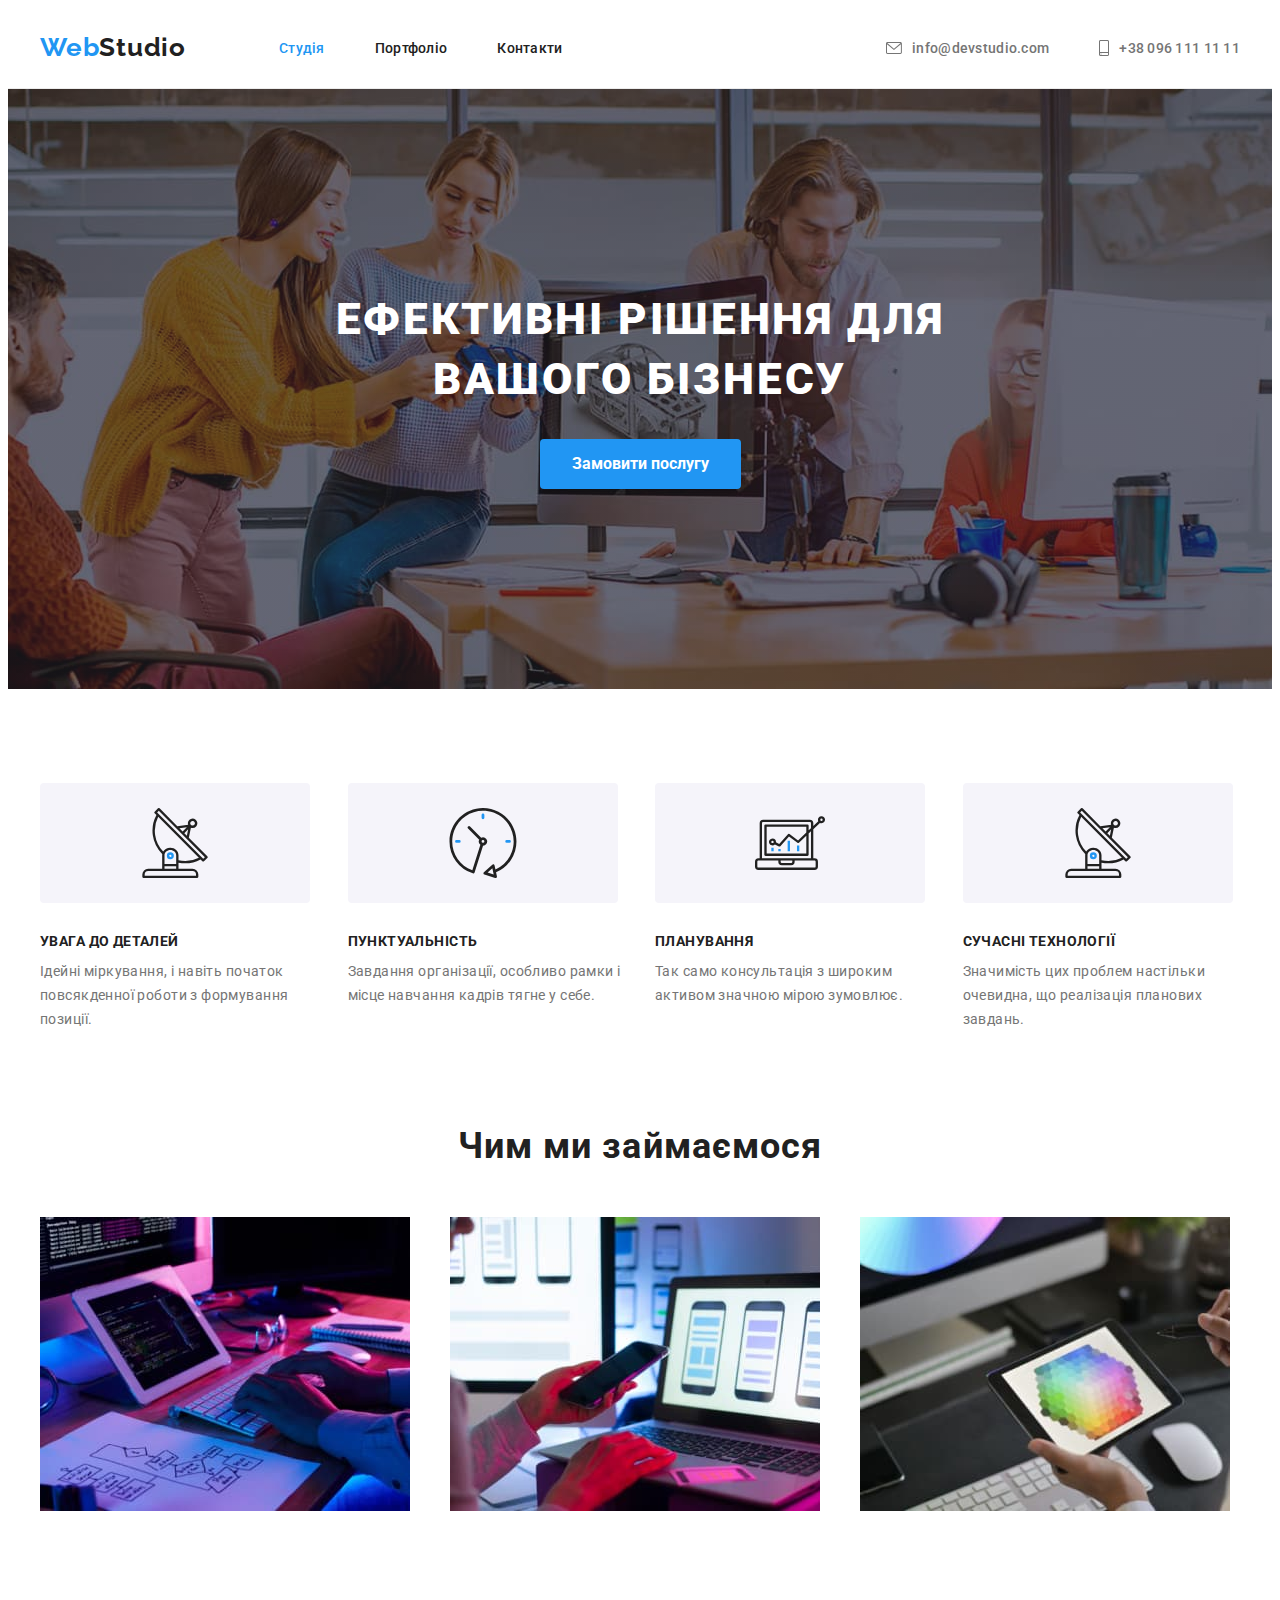
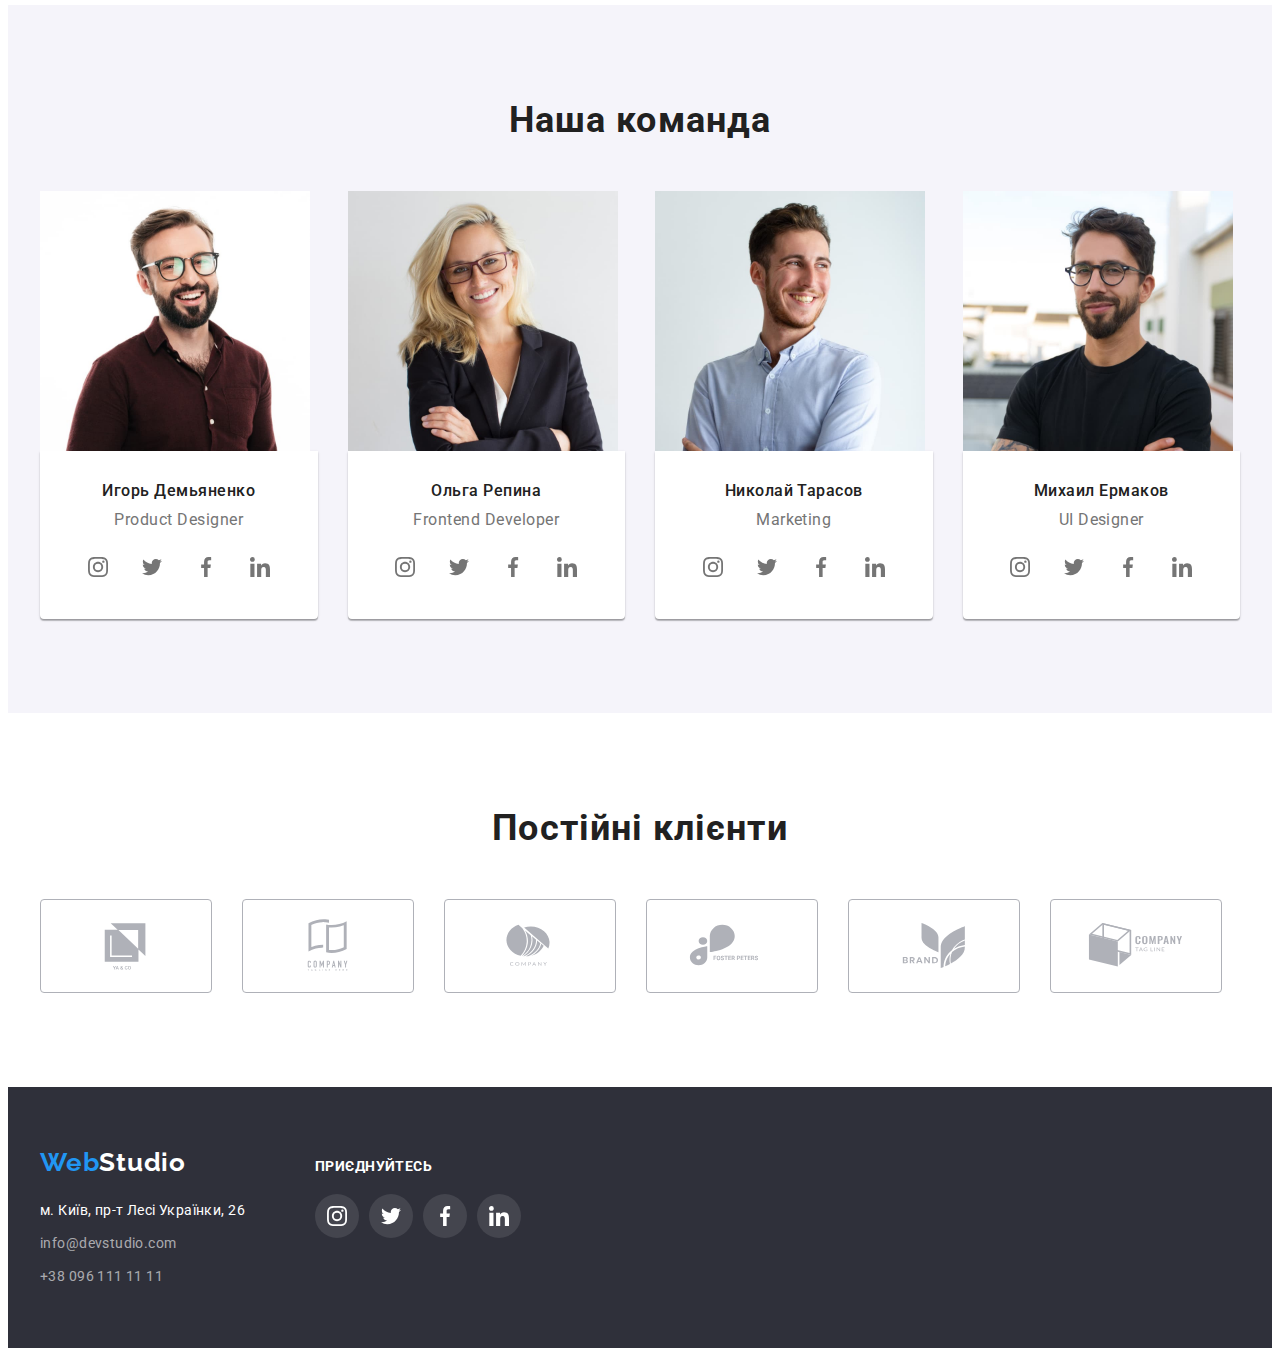
<file: index.html>
<!DOCTYPE html>
<html lang="uk">
  <head>
    <meta charset="UTF-8" />
    <meta http-equiv="X-UA-Compatible" content="IE=edge" />
    <meta name="viewport" content="width=device-width, initial-scale=1.0" />
    <title>Студія</title>
    <link rel="preconnect" href="https://fonts.googleapis.com" />
    <link rel="preconnect" href="https://fonts.gstatic.com" crossorigin />
    <link
      href="https://fonts.googleapis.com/css2?family=Raleway:wght@700&family=Roboto:wght@400;500;700;900&display=swap"
      rel="stylesheet"
    />
    <link
      rel="stylesheet"
      href="https://cdnjs.cloudflare.com/ajax/libs/modern-normalize/1.1.0/modern-normalize.min.css"
      integrity="sha512-wpPYUAdjBVSE4KJnH1VR1HeZfpl1ub8YT/NKx4PuQ5NmX2tKuGu6U/JRp5y+Y8XG2tV+wKQpNHVUX03MfMFn9Q=="
      crossorigin="anonymous"
      referrerpolicy="no-referrer"
    />
    <link rel="stylesheet" href="./css/styles.css" />
  </head>
  <body class="page">
    <!-- Header -->
    <header class="header">
      <div class="container header-container">
        <!-- Основна навігація-->
        <nav class="main-nav">
          <!--логотип-->
          <a class="logo-link link" lang="en" href="./index.html"
            >Web<span class="logo-accent">Studio</span>
          </a>
          <!--список посилань по секціях-->
          <ul class="main-nav-items list">
            <li>
              <a class="main-nav-link main-nav-current link" href="./index.html"
                >Студія</a
              >
            </li>
            <li>
              <a class="main-nav-link link" href="./portfolio.html"
                >Портфоліо</a
              >
            </li>
            <li>
              <a class="main-nav-link link" href="">Контакти</a>
            </li>
          </ul>
        </nav>
        <!--посилання на пошту і телефон-->
        <ul class="main-nav-call list">
          <li>
            <a class="contacts-link link" href="mailto:info@devstudio.com">
              <svg class="contacts-icon" width="16" height="12">
                <use href="./images/symbol-defs.svg#icon-mail"></use>
              </svg>
              info@devstudio.com</a
            >
          </li>
          <li>
            <a class="contacts-link link" href="tel:+380961111111">
              <svg class="contacts-icon" width="10" height="16">
                <use href="./images/symbol-defs.svg#icon-smartphone"></use>
              </svg>
              +38 096 111 11 11</a
            >
          </li>
        </ul>
      </div>
    </header>
    <!-- Main -->
    <main>
      <section class="section-hero section">
        <div class="container">
          <h1 class="main-title">Ефективні рішення для вашого бізнесу</h1>
          <button class="btn-hero" type="button">Замовити послугу</button>
        </div>
      </section>
      <!-- Сharacteristics section -->
      <section class="characteristic-section section">
        <div class="characteristic-section-container container">
          <!--прихований заголовок секції, що не буде відображатись в остаточній верстці-->
          <h2 class="visually-hidden">Особливості</h2>
          <!--ненумерований список особливостей-->
          <ul class="characteristic-section-list card-set list">
            <li class="characteristic-section-items">
              <div class="characteristics-item">
                <svg class="characteristic-icon" width="70" height="70">
                  <use href="./images/symbol-defs.svg#icon-antenna"></use>
                </svg>
              </div>
              <h3 class="subtitle-characteristics">Увага до деталей</h3>
              <p class="characteristics-desc">
                Ідейні міркування, і навіть початок повсякденної роботи з
                формування позиції.
              </p>
            </li>
            <li class="characteristic-section-items">
              <div class="characteristics-item">
                <svg class="characteristic-icon" width="70" height="70">
                  <use href="./images/symbol-defs.svg#icon-clock"></use>
                </svg>
              </div>
              <h3 class="subtitle-characteristics">Пунктуальність</h3>
              <p class="characteristics-desc">
                Завдання організації, особливо рамки і місце навчання кадрів
                тягне у себе.
              </p>
            </li>
            <li class="characteristic-section-items">
              <div class="characteristics-item">
                <svg class="characteristic-icon" width="70" height="70">
                  <use href="./images/symbol-defs.svg#icon-diagram"></use>
                </svg>
              </div>
              <h3 class="subtitle-characteristics">Планування</h3>
              <p class="characteristics-desc">
                Так само консультація з широким активом значною мірою зумовлює.
              </p>
            </li>
            <li class="characteristic-section-items">
              <div class="characteristics-item">
                <svg class="characteristic-icon" width="70" height="70">
                  <use href="./images/symbol-defs.svg#icon-antenna"></use>
                </svg>
              </div>
              <h3 class="subtitle-characteristics">Сучасні технології</h3>
              <p class="characteristics-desc">
                Значимість цих проблем настільки очевидна, що реалізація
                планових завдань.
              </p>
            </li>
          </ul>
        </div>
      </section>
      <section class="about-us-section section">
        <div class="container">
          <!--Images section-->
          <h2 class="about-us-title title-section">Чим ми займаємося</h2>
          <ul class="about-us-list card-set list">
            <li class="about-us-items">
              <img
                src="./images/box_1.jpg"
                alt="розробник пише код"
                width="370"
                height="294"
              />
            </li>
            <li class="about-us-items">
              <img
                src="./images/box_2.jpg"
                alt="розробляють мобильну версію сайту"
                width="370"
                height="294"
              />
            </li>
            <li class="about-us-items">
              <img
                src="./images/box_3.jpg"
                alt="розробник обирає кольорову палітру"
                width="370"
                height="294"
              />
            </li>
          </ul>
        </div>
      </section>
      <!-- Command section-->
      <section class="command-section section">
        <div class="command-section-container container">
          <h2 class="command-section-title title-section">Наша команда</h2>
          <ul class="command-section-list card-set list">
            <li class="command-section-items">
              <img
                src="./images/img1.jpg"
                alt="Игорь Демьяненко"
                width="270"
                height="260"
              />
              <div class="command-section-wrapper">
                <h3 class="command-subtitle">Игорь Демьяненко</h3>
                <p class="command-role" lang="en">Product Designer</p>
                <ul class="command-social list">
                  <li class="command-contacts-item">
                    <a
                      class="command-social-link link"
                      href=""
                      target="_blank"
                      rel="noopener noreferrer"
                      aria-label="Інстаграм"
                    >
                      <svg class="social-icon" width="20" height="20">
                        <use
                          href="./images/symbol-defs.svg#icon-instagram"
                        ></use>
                      </svg>
                    </a>
                  </li>
                  <li class="command-contacts-item">
                    <a
                      class="command-social-link link"
                      href=""
                      target="_blank"
                      rel="noopener noreferrer"
                      aria-label="Твіттер"
                    >
                      <svg class="social-icon" width="20" height="20">
                        <use href="./images/symbol-defs.svg#icon-twitter"></use>
                      </svg>
                    </a>
                  </li>
                  <li class="command-contacts-item">
                    <a
                      class="command-social-link link"
                      href=""
                      target="_blank"
                      rel="noopener noreferrer"
                      aria-label="Фейсбук"
                    >
                      <svg class="social-icon" width="20" height="20">
                        <use
                          href="./images/symbol-defs.svg#icon-facebook"
                        ></use>
                      </svg>
                    </a>
                  </li>
                  <li class="command-contacts-item">
                    <a
                      class="command-social-link link"
                      href=""
                      target="_blank"
                      rel="noopener noreferrer"
                      aria-label="Лінкдин"
                    >
                      <svg class="social-icon" width="20" height="20">
                        <use
                          href="./images/symbol-defs.svg#icon-linkedin"
                        ></use>
                      </svg>
                    </a>
                  </li>
                </ul>
              </div>
            </li>
            <li class="command-section-items">
              <img
                src="./images/img2.jpg"
                alt="Ольга Репина"
                width="270"
                height="260"
              />
              <div class="command-section-wrapper">
                <h3 class="command-subtitle">Ольга Репина</h3>
                <p class="command-role" lang="en">Frontend Developer</p>
                <ul class="command-social list">
                  <li class="command-contacts-item">
                    <a
                      class="command-social-link link"
                      href=""
                      target="_blank"
                      rel="noopener noreferrer"
                      aria-label="Інстаграм"
                    >
                      <svg class="social-icon" width="20" height="20">
                        <use
                          href="./images/symbol-defs.svg#icon-instagram"
                        ></use>
                      </svg>
                    </a>
                  </li>
                  <li class="command-contacts-item">
                    <a
                      class="command-social-link link"
                      href=""
                      target="_blank"
                      rel="noopener noreferrer"
                      aria-label="Твіттер"
                    >
                      <svg class="social-icon" width="20" height="20">
                        <use href="./images/symbol-defs.svg#icon-twitter"></use>
                      </svg>
                    </a>
                  </li>
                  <li class="command-contacts-item">
                    <a
                      class="command-social-link link"
                      href=""
                      target="_blank"
                      rel="noopener noreferrer"
                      aria-label="Фейсбук"
                    >
                      <svg class="social-icon" width="20" height="20">
                        <use
                          href="./images/symbol-defs.svg#icon-facebook"
                        ></use>
                      </svg>
                    </a>
                  </li>
                  <li class="command-contacts-item">
                    <a
                      class="command-social-link link"
                      href=""
                      target="_blank"
                      rel="noopener noreferrer"
                      aria-label="Лінкдин"
                    >
                      <svg class="social-icon" width="20" height="20">
                        <use
                          href="./images/symbol-defs.svg#icon-linkedin"
                        ></use>
                      </svg>
                    </a>
                  </li>
                </ul>
              </div>
            </li>
            <li class="command-section-items">
              <img
                src="./images/img3.jpg"
                alt="Николай Тарасов"
                width="270"
                height="260"
              />
              <div class="command-section-wrapper">
                <h3 class="command-subtitle">Николай Тарасов</h3>
                <p class="command-role" lang="en">Marketing</p>
                <ul class="command-social list">
                  <li class="command-contacts-item">
                    <a
                      class="command-social-link link"
                      href=""
                      target="_blank"
                      rel="noopener noreferrer"
                      aria-label="Інстаграм"
                    >
                      <svg class="social-icon" width="20" height="20">
                        <use
                          href="./images/symbol-defs.svg#icon-instagram"
                        ></use>
                      </svg>
                    </a>
                  </li>
                  <li class="command-contacts-item">
                    <a
                      class="command-social-link link"
                      href=""
                      target="_blank"
                      rel="noopener noreferrer"
                      aria-label="Твіттер"
                    >
                      <svg class="social-icon" width="20" height="20">
                        <use href="./images/symbol-defs.svg#icon-twitter"></use>
                      </svg>
                    </a>
                  </li>
                  <li class="command-contacts-item">
                    <a
                      class="command-social-link link"
                      href=""
                      target="_blank"
                      rel="noopener noreferrer"
                      aria-label="Фейсбук"
                    >
                      <svg class="social-icon" width="20" height="20">
                        <use
                          href="./images/symbol-defs.svg#icon-facebook"
                        ></use>
                      </svg>
                    </a>
                  </li>
                  <li class="command-contacts-item">
                    <a
                      class="command-social-link link"
                      href=""
                      target="_blank"
                      rel="noopener noreferrer"
                      aria-label="Линкдин"
                    >
                      <svg class="social-icon" width="20" height="20">
                        <use
                          href="./images/symbol-defs.svg#icon-linkedin"
                        ></use>
                      </svg>
                    </a>
                  </li>
                </ul>
              </div>
            </li>
            <li class="command-section-items">
              <img
                src="./images/img4.jpg"
                alt="Михаил Ермаков"
                width="270"
                height="260"
              />
              <div class="command-section-wrapper">
                <h3 class="command-subtitle">Михаил Ермаков</h3>
                <p class="command-role" lang="en">UI Designer</p>
                <ul class="command-social list">
                  <li class="command-contacts-item">
                    <a
                      class="command-social-link link"
                      href=""
                      target="_blank"
                      rel="noopener noreferrer"
                      aria-label="Інстаграм"
                    >
                      <svg class="social-icon" width="20" height="20">
                        <use
                          href="./images/symbol-defs.svg#icon-instagram"
                        ></use>
                      </svg>
                    </a>
                  </li>
                  <li class="command-contacts-item">
                    <a
                      class="command-social-link link"
                      href=""
                      target="_blank"
                      rel="noopener noreferrer"
                      aria-label="Твіттер"
                    >
                      <svg class="social-icon" width="20" height="20">
                        <use href="./images/symbol-defs.svg#icon-twitter"></use>
                      </svg>
                    </a>
                  </li>
                  <li class="command-contacts-item">
                    <a
                      class="command-social-link link"
                      href=""
                      target="_blank"
                      rel="noopener noreferrer"
                      aria-label="Фейсбук"
                    >
                      <svg class="social-icon" width="20" height="20">
                        <use
                          href="./images/symbol-defs.svg#icon-facebook"
                        ></use>
                      </svg>
                    </a>
                  </li>
                  <li class="command-contacts-item">
                    <a
                      class="command-social-link link"
                      href=""
                      target="_blank"
                      rel="noopener noreferrer"
                      aria-label="Лінкдин"
                    >
                      <svg class="social-icon" width="20" height="20">
                        <use
                          href="./images/symbol-defs.svg#icon-linkedin"
                        ></use>
                      </svg>
                    </a>
                  </li>
                </ul>
              </div>
            </li>
          </ul>
        </div>
      </section>
      <section class="client-section section">
        <div class="client-section-container container">
          <h2 class="title-section">Постійні клієнти</h2>
          <ul class="client-icon-list list">
            <li class="client-icon-item">
              <a
                class="client-item-link link"
                href=""
                target="_blank"
                rel="noopener noreferrer"
                aria-label="Логотип 1"
              >
                <svg class="client-icon" width="106" height="60">
                  <use href="./images/symbol-defs.svg#icon-logo-1"></use>
                </svg>
              </a>
            </li>
            <li class="client-icon-item">
              <a
                class="client-item-link link"
                href=""
                target="_blank"
                rel="noopener noreferrer"
                aria-label="Логотип 2"
              >
                <svg class="client-icon" width="106" height="60">
                  <use href="./images/symbol-defs.svg#icon-logo-2"></use>
                </svg>
              </a>
            </li>
            <li class="client-icon-item">
              <a
                class="client-item-link link"
                href=""
                target="_blank"
                rel="noopener noreferrer"
                aria-label="Логотип 3"
              >
                <svg class="client-icon" width="106" height="60">
                  <use href="./images/symbol-defs.svg#icon-logo-3"></use>
                </svg>
              </a>
            </li>
            <li class="client-icon-item">
              <a
                class="client-item-link link"
                href=""
                target="_blank"
                rel="noopener noreferrer"
                aria-label="Логотип 4"
              >
                <svg class="client-icon" width="106" height="60">
                  <use href="./images/symbol-defs.svg#icon-logo-4"></use>
                </svg>
              </a>
            </li>
            <li class="client-icon-item">
              <a
                class="client-item-link link"
                href=""
                target="_blank"
                rel="noopener noreferrer"
                aria-label="Логотип 5"
              >
                <svg class="client-icon" width="106" height="60">
                  <use href="./images/symbol-defs.svg#icon-logo-5"></use>
                </svg>
              </a>
            </li>
            <li class="client-icon-item">
              <a
                class="client-item-link link"
                href=""
                target="_blank"
                rel="noopener noreferrer"
                aria-label="Логотип 6"
              >
                <svg class="client-icon" width="106" height="60">
                  <use href="./images/symbol-defs.svg#icon-logo-6"></use>
                </svg>
              </a>
            </li>
          </ul>
        </div>
      </section>
    </main>
    <footer class="footer">
      <!--логотип-->
      <div class="footer-container container">
        <div>
          <a class="logo-link footer-logo link" lang="en" href="./index.html"
            >Web<span class="logo-accent-footer">Studio</span>
          </a>
          <address class="address">
            <p class="footer-address">м. Київ, пр-т Лесі Українки, 26</p>
            <ul class="footer-contacts-list list">
              <li class="footer-contacts footer-mail">
                <a class="link" href="mailto:info@devstudio.com"
                  >info@devstudio.com</a
                >
              </li>
              <li class="footer-contacts">
                <a class="link" href="tel:+380961111111">+38 096 111 11 11</a>
              </li>
            </ul>
          </address>
        </div>
        <div>
          <p class="join-text">Приєднуйтесь</p>
          <ul class="join-social list">
            <li class="join-contacts-item">
              <a
                class="social-link link"
                href=""
                target="_blank"
                rel="noopener noreferrer"
                aria-label="Інстаграм"
              >
                <svg class="join-icon" width="20" height="20">
                  <use href="./images/symbol-defs.svg#icon-instagram"></use>
                </svg>
              </a>
            </li>
            <li class="join-contacts-item">
              <a
                class="social-link link"
                href=""
                target="_blank"
                rel="noopener noreferrer"
                aria-label="Твіттер"
              >
                <svg class="join-icon" width="20" height="20">
                  <use href="./images/symbol-defs.svg#icon-twitter"></use>
                </svg>
              </a>
            </li>
            <li class="join-contacts-item">
              <a
                class="social-link link"
                href=""
                target="_blank"
                rel="noopener noreferrer"
                aria-label="Фейсбук"
              >
                <svg class="join-icon" width="20" height="20">
                  <use href="./images/symbol-defs.svg#icon-facebook"></use>
                </svg>
              </a>
            </li>
            <li class="join-contacts-item">
              <a
                class="social-link link"
                href=""
                target="_blank"
                rel="noopener noreferrer"
                aria-label="Лінкдин"
              >
                <svg class="join-icon" width="20" height="20">
                  <use href="./images/symbol-defs.svg#icon-linkedin"></use>
                </svg>
              </a>
            </li>
          </ul>
        </div>
      </div>
    </footer>
  </body>
</html>
</file>
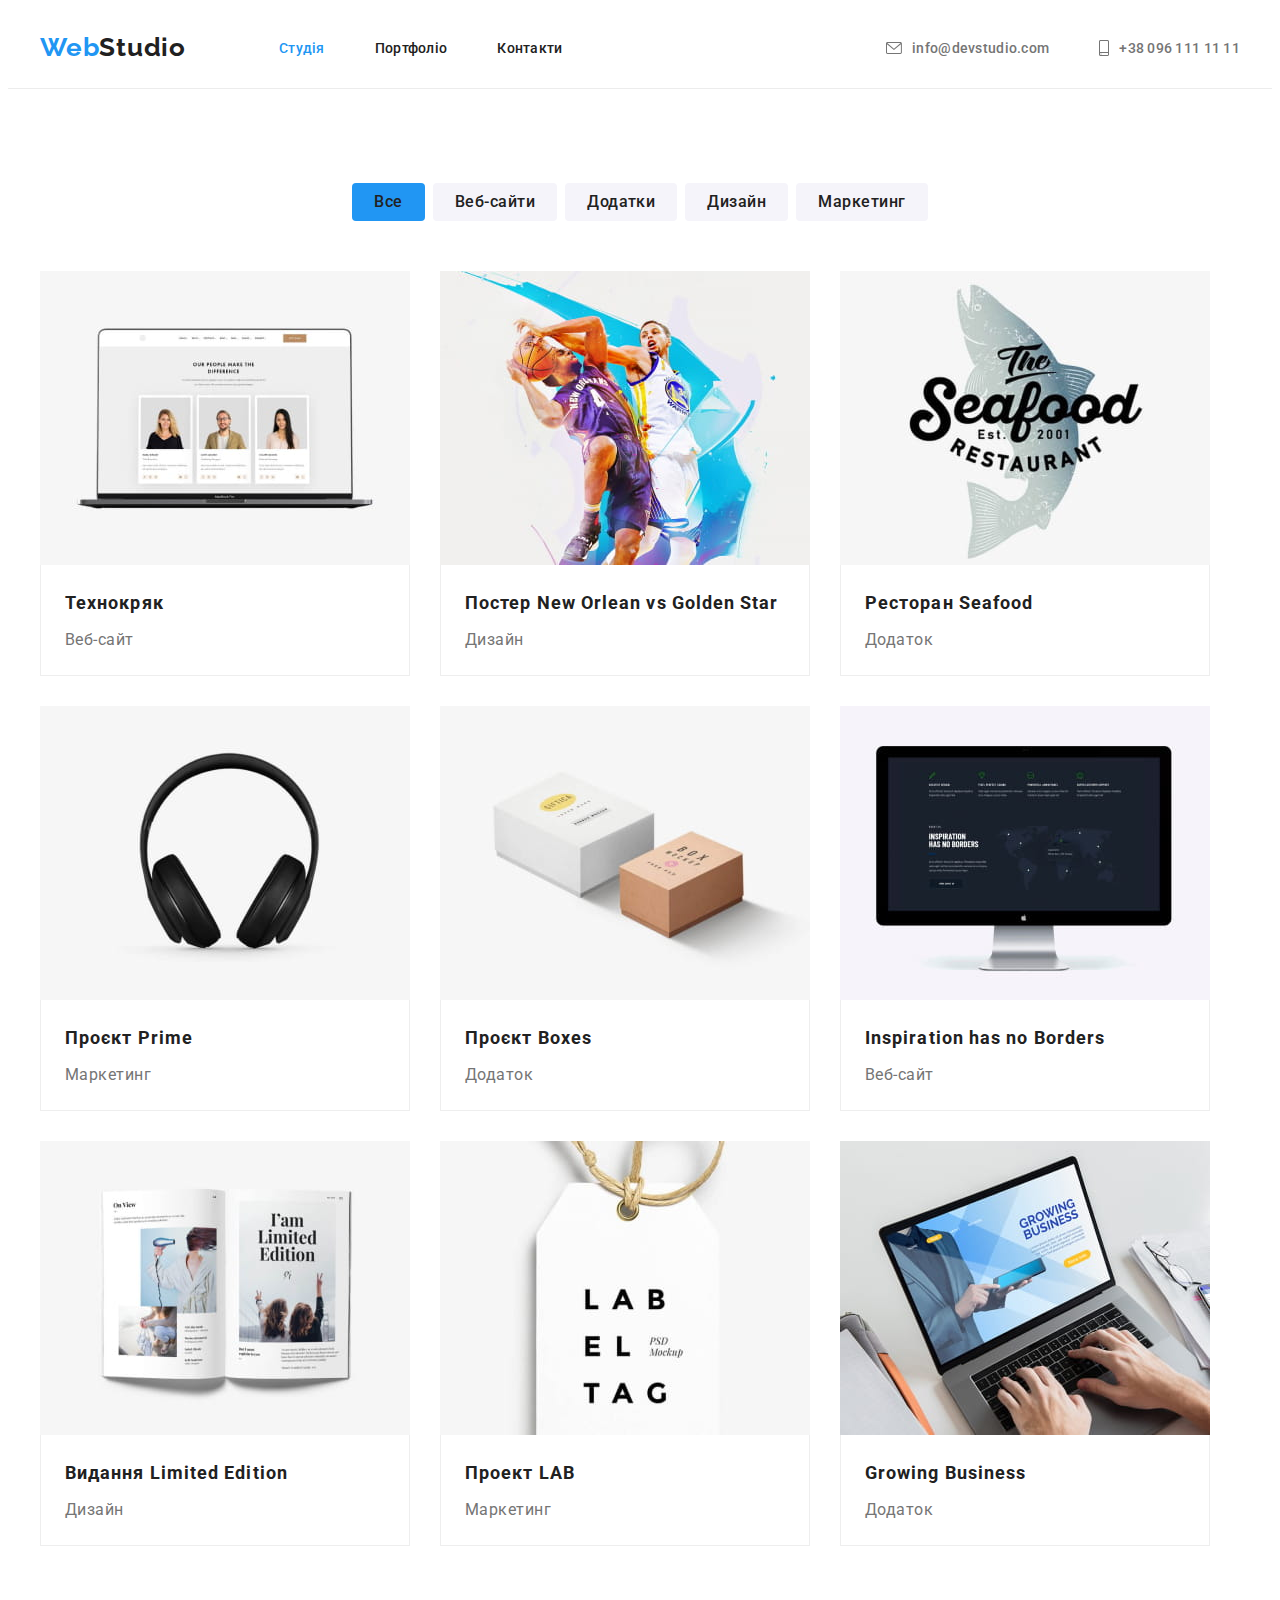
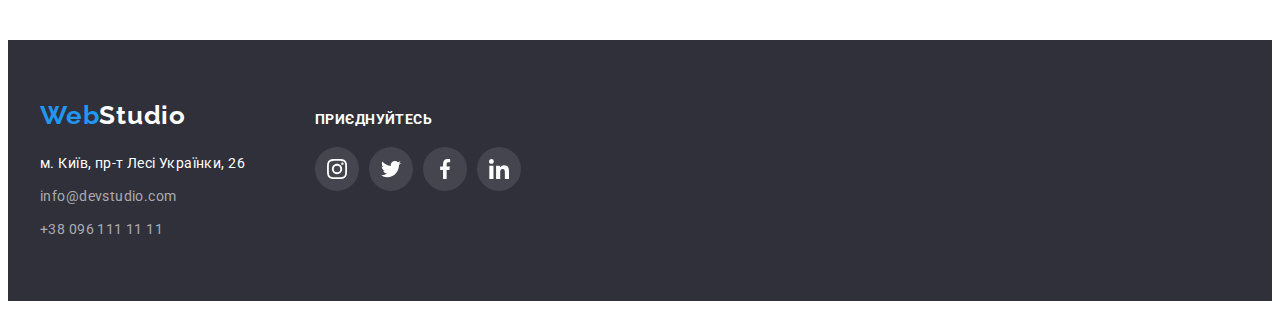
<file: portfolio.html>
<!DOCTYPE html>
<html lang="uk">
  <head>
    <meta charset="UTF-8" />
    <meta http-equiv="X-UA-Compatible" content="IE=edge" />
    <meta name="viewport" content="width=device-width, initial-scale=1.0" />
    <title>Портфоліо</title>
    <link rel="preconnect" href="https://fonts.googleapis.com" />
    <link rel="preconnect" href="https://fonts.gstatic.com" crossorigin />
    <link
      href="https://fonts.googleapis.com/css2?family=Raleway:wght@700&family=Roboto:wght@400;500;700;900&display=swap"
      rel="stylesheet"
    />
    <link
      rel="stylesheet"
      href="https://cdnjs.cloudflare.com/ajax/libs/modern-normalize/1.1.0/modern-normalize.min.css"
      integrity="sha512-wpPYUAdjBVSE4KJnH1VR1HeZfpl1ub8YT/NKx4PuQ5NmX2tKuGu6U/JRp5y+Y8XG2tV+wKQpNHVUX03MfMFn9Q=="
      crossorigin="anonymous"
      referrerpolicy="no-referrer"
    />
    <link rel="stylesheet" href="./css/styles.css" />
  </head>
  <body>
    <header class="header">
      <div class="container header-container">
        <!-- Основна навігація-->
        <nav class="main-nav">
          <!--логотип-->
          <a class="logo-link link" lang="en" href="./index.html"
            >Web<span class="logo-accent">Studio</span>
          </a>
          <!--список посилань по секціях-->
          <ul class="main-nav-items list">
            <li>
              <a class="main-nav-link main-nav-current link" href="./index.html"
                >Студія</a
              >
            </li>
            <li>
              <a class="main-nav-link link" href="./portfolio.html"
                >Портфоліо</a
              >
            </li>
            <li>
              <a class="main-nav-link link" href="">Контакти</a>
            </li>
          </ul>
        </nav>
        <!--посилання на пошту і телефон-->
        <ul class="main-nav-call list">
          <li>
            <a class="contacts-link link" href="mailto:info@devstudio.com">
              <svg class="contacts-icon" width="16" height="12">
                <use href="./images/symbol-defs.svg#icon-mail"></use>
              </svg>
              info@devstudio.com</a
            >
          </li>
          <li>
            <a class="contacts-link link" href="tel:+380961111111">
              <svg class="contacts-icon" width="10" height="16">
                <use href="./images/symbol-defs.svg#icon-smartphone"></use>
              </svg>
              +38 096 111 11 11</a
            >
          </li>
        </ul>
      </div>
    </header>
    <main>
      <!-- Portfolio section -->
      <section class="portfolio-section section">
        <div class="portfolio-section-container container">
          <!-- прихований заголовок -->
          <h1 class="visually-hidden">Портфоліо</h1>
          <!-- Фільтр -->
          <ul class="portfolio-section-btn-list list">
            <li>
              <button class="filter-btn filter-btn-current" type="button">
                Все
              </button>
            </li>
            <li>
              <button class="filter-btn" type="button">Веб-сайти</button>
            </li>
            <li>
              <button class="filter-btn" type="button">Додатки</button>
            </li>
            <li>
              <button class="filter-btn" type="button">Дизайн</button>
            </li>
            <li>
              <button class="filter-btn" type="button">Маркетинг</button>
            </li>
          </ul>
          <!-- Портфоліо -->
          <ul class="portfolio-section-list card-set list">
            <li class="portfolio-section-items">
              <a class="portfolio-section-link link" href="">
                <img
                  src="./images/portfolio/img.jpg"
                  alt="Проэкт 1"
                  width="370"
                  height="294"
                />
                <div class="portfolio-section-wrapper">
                  <h2 class="subtitle-potfolio">Технокряк</h2>
                  <p class="portfolio-desc">Веб-сайт</p>
                </div>
              </a>
            </li>
            <li class="portfolio-section-items">
              <a class="portfolio-section-link link" href="">
                <img
                  src="./images/portfolio/img(1).jpg"
                  alt="Проэкт 2"
                  width="370"
                  height="294"
                />
                <div class="portfolio-section-wrapper">
                  <h2 class="subtitle-potfolio">
                    Постер New Orlean vs Golden Star
                  </h2>
                  <p class="portfolio-desc">Дизайн</p>
                </div>
              </a>
            </li>
            <li class="portfolio-section-items">
              <a class="portfolio-section-link link" href="">
                <img
                  src="./images/portfolio/img(2).jpg"
                  alt="Проэкт 3"
                  width="370"
                  height="294"
                />
                <div class="portfolio-section-wrapper">
                  <h2 class="subtitle-potfolio">Ресторан Seafood</h2>
                  <p class="portfolio-desc">Додаток</p>
                </div>
              </a>
            </li>
            <li class="portfolio-section-items">
              <a class="portfolio-section-link link" href="">
                <img
                  src="./images/portfolio/img(3).jpg"
                  alt="Проэкт 4"
                  width="370"
                  height="294"
                />
                <div class="portfolio-section-wrapper">
                  <h2 class="subtitle-potfolio">Проєкт Prime</h2>
                  <p class="portfolio-desc">Маркетинг</p>
                </div>
              </a>
            </li>
            <li class="portfolio-section-items">
              <a class="portfolio-section-link link" href="">
                <img
                  src="./images/portfolio/img(4).jpg"
                  alt="Проэкт 5"
                  width="370"
                  height="294"
                />
                <div class="portfolio-section-wrapper">
                  <h2 class="subtitle-potfolio">Проєкт Boxes</h2>
                  <p class="portfolio-desc">Додаток</p>
                </div>
              </a>
            </li>
            <li class="portfolio-section-items">
              <a class="portfolio-section-link link" href="">
                <img
                  src="./images/portfolio/img(5).jpg"
                  alt="Проэкт 6"
                  width="370"
                  height="294"
                />
                <div class="portfolio-section-wrapper">
                  <h2 class="subtitle-potfolio" lang="en">
                    Inspiration has no Borders
                  </h2>
                  <p class="portfolio-desc">Веб-сайт</p>
                </div>
              </a>
            </li>
            <li class="portfolio-section-items">
              <a class="portfolio-section-link link" href="">
                <img
                  src="./images/portfolio/img(6).jpg"
                  alt="Проэкт 7"
                  width="370"
                  height="294"
                />
                <div class="portfolio-section-wrapper">
                  <h2 class="subtitle-potfolio">Видання Limited Edition</h2>
                  <p class="portfolio-desc">Дизайн</p>
                </div>
              </a>
            </li>
            <li class="portfolio-section-items">
              <a class="portfolio-section-link link" href="">
                <img
                  src="./images/portfolio/img(7).jpg"
                  alt="Проэкт 8"
                  width="370"
                  height="294"
                />
                <div class="portfolio-section-wrapper">
                  <h2 class="subtitle-potfolio">Проект LAB</h2>
                  <p class="portfolio-desc">Маркетинг</p>
                </div>
              </a>
            </li>
            <li class="portfolio-section-items">
              <a class="portfolio-section-link link" href="">
                <img
                  src="./images/portfolio/img(8).jpg"
                  alt="Проэкт 9"
                  width="370"
                  height="294"
                />
                <div class="portfolio-section-wrapper">
                  <h2 class="subtitle-potfolio" lang="en">Growing Business</h2>
                  <p class="portfolio-desc">Додаток</p>
                </div>
              </a>
            </li>
          </ul>
        </div>
      </section>
    </main>
    <footer class="footer">
      <!--логотип-->
      <div class="footer-container container">
        <div>
          <a class="logo-link footer-logo link" lang="en" href="./index.html"
            >Web<span class="logo-accent-footer">Studio</span>
          </a>
          <address class="address">
            <p class="footer-address">м. Київ, пр-т Лесі Українки, 26</p>
            <ul class="footer-contacts-list list">
              <li class="footer-contacts footer-mail">
                <a class="link" href="mailto:info@devstudio.com"
                  >info@devstudio.com</a
                >
              </li>
              <li class="footer-contacts">
                <a class="link" href="tel:+380961111111">+38 096 111 11 11</a>
              </li>
            </ul>
          </address>
        </div>
        <div>
          <p class="join-text">Приєднуйтесь</p>
          <ul class="join-social list">
            <li class="join-contacts-item">
              <a
                class="social-link link"
                href=""
                target="_blank"
                rel="noopener noreferrer"
                aria-label="Инстаграм"
              >
                <svg class="join-icon" width="20" height="20">
                  <use href="./images/symbol-defs.svg#icon-instagram"></use>
                </svg>
              </a>
            </li>
            <li class="join-contacts-item">
              <a
                class="social-link link"
                href=""
                target="_blank"
                rel="noopener noreferrer"
                aria-label="Твиттер"
              >
                <svg class="join-icon" width="20" height="20">
                  <use href="./images/symbol-defs.svg#icon-twitter"></use>
                </svg>
              </a>
            </li>
            <li class="join-contacts-item">
              <a
                class="social-link link"
                href=""
                target="_blank"
                rel="noopener noreferrer"
                aria-label="Фейсбук"
              >
                <svg class="join-icon" width="20" height="20">
                  <use href="./images/symbol-defs.svg#icon-facebook"></use>
                </svg>
              </a>
            </li>
            <li class="join-contacts-item">
              <a
                class="social-link link"
                href=""
                target="_blank"
                rel="noopener noreferrer"
                aria-label="Линкдин"
              >
                <svg class="join-icon" width="20" height="20">
                  <use href="./images/symbol-defs.svg#icon-linkedin"></use>
                </svg>
              </a>
            </li>
          </ul>
        </div>
      </div>
    </footer>
  </body>
</html>
</file>
<file: css/styles.css>
:root {
  /* Fonts */
  --main-font: "Roboto", sans-serif;
  --secondary-font: "Raleway", sans-serif;
  /* Text colors */
  --main-txt-cl: #757575;
  --accent-txt-cl: #2196f3;
  --title-txt-cl: #212121;
  --white-txt-cl: #ffffff;
  --footer-contacts-txt-cl: rgba(255, 255, 255, 0.6);
  /* Bg and other colors */
  --footer-social-bg-cl: rgba(255, 255, 255, 0.1);
  --client-icon-cl: #afb1b8;
  --shadow-btn-box-cl: rgba(0, 0, 0, 0.15);
  --shadow-command-a-cl: rgba(0, 0, 0, 0.12);
  --shadow-command-b-cl: rgba(0, 0, 0, 0.14);
  --shadow-command-c-cl: rgba(0, 0, 0, 0.2);
  --gradient-linear-bg: rgba(47, 48, 58, 0.4);
  --dark-bg-cl: #2f303a;
  --light-bg-cl: #f5f4fa;
  --active-bg-btn-hero: #188ce8;
  --filter-btn-bg-cl: #f5f4fa;
  --portfolio-section-wrapper-cl: #eeeeee;
  --header-border-cl: #ececec;
  --btn-border-cl: transparent;
  /* Indent and items */
  --indent-header: 50px;
  --indent-main: 30px;
  --indent-btn: 8px;
  --items-characteristic-section: 4;
  --items-about-us: 3;
  --items-command: 4;
  --items-portfolio: 3;
}

/* Reset styles */

h1,
h2,
h3,
h4,
h5,
h6,
p {
  margin: 0;
}
.list {
  list-style: none;
  padding: 0;
  margin: 0;
}
.link {
  text-decoration: none;
  color: currentColor;
}

/* Card Set */

.card-set {
  display: flex;
  flex-wrap: wrap;
  gap: var(--indent-main);
}

/* Base styles */

.container {
  padding-left: 15px;
  padding-right: 15px;
  width: 1200px;
  margin-left: auto;
  margin-right: auto;
}
.section {
  padding-top: 94px;
  padding-bottom: 94px;
}
.visually-hidden {
  position: absolute;
  width: 1px;
  height: 1px;
  margin: -1px;
  border: 0;
  padding: 0;

  white-space: nowrap;
  clip-path: inset(100%);
  clip: rect(0 0 0 0);
  overflow: hidden;
}
img {
  display: block;
}
.title-section {
  font-weight: 700;
  font-size: 36px;
  line-height: calc(42 / 36);
  letter-spacing: 0.03em;
  color: var(--title-txt-cl);
  margin-bottom: 50px;
  text-align: center;
}

/* Page */

body {
  font-family: var(--main-font);
  color: var(--main-txt-cl);
}

/* Header */

.header {
  border-bottom: 1px solid var(--header-border-cl);
}
.header-container {
  display: flex;
  align-items: center;
}
.main-nav {
  display: flex;
}
.main-nav-items {
  margin-left: 93px;
  display: flex;
  gap: var(--indent-header);
}
.main-nav-call {
  display: flex;
  margin-left: auto;
  gap: var(--indent-header);
}
/* Header logo */
.logo-link {
  display: inline-block;
  font-family: var(--secondary-font);
  font-weight: 700;
  font-size: 26px;
  line-height: calc(31 / 26);
  letter-spacing: 0.03em;
  color: var(--accent-txt-cl);
  margin-right: auto;
  padding-top: 24px;
  padding-bottom: 25px;
}
.logo-accent {
  color: var(--title-txt-cl);
}
/* Header navigation */
.main-nav-link {
  display: inline-block;
  color: var(--title-txt-cl);
  font-weight: 500;
  font-size: 14px;
  line-height: calc(16 / 14);
  letter-spacing: 0.02em;
  padding-top: 32px;
  padding-bottom: 32px;
}
.main-nav-link:hover,
.main-nav-link:focus,
.contacts-link:hover,
.contacts-link:focus {
  color: var(--accent-txt-cl);
}
.main-nav-current {
  color: var(--accent-txt-cl);
}
.contacts-link {
  display: flex;
  font-weight: 500;
  font-size: 14px;
  line-height: calc(16 / 14);
  letter-spacing: 0.02em;
  padding-top: 32px;
  padding-bottom: 32px;
  gap: 10px;
  align-items: center;
  justify-content: center;
}
.contacts-icon {
  fill: currentColor;
}

/* Section Hero */

.section-hero {
  max-width: 1600px;
  /* min-height: 600px; */
  margin-left: auto;
  margin-right: auto;
  background-color: var(--dark-bg-cl);
  background-image: linear-gradient(
      to right,
      var(--gradient-linear-bg),
      var(--gradient-linear-bg)
    ),
    url(../images/backgrounds/bg1.jpg);
  background-repeat: no-repeat;
  background-position: center;
  background-size: cover;
  text-align: center;
  padding-top: 200px;
  padding-bottom: 200px;
}
.main-title {
  width: 696px;
  margin-left: auto;
  margin-right: auto;
  margin-bottom: 30px;
  font-weight: 900;
  font-size: 44px;
  line-height: calc(60 / 44);
  letter-spacing: 0.06em;
  text-transform: uppercase;
  color: var(--white-txt-cl);
}
.btn-hero {
  min-width: 200px;
  min-height: 50px;
  padding-top: 10px;
  padding-right: 32px;
  padding-bottom: 10px;
  padding-left: 32px;
  font-family: inherit;
  font-weight: 700;
  font-size: 16px;
  line-height: calc(30 / 16);
  color: var(--white-txt-cl);
  background-color: var(--accent-txt-cl);
  box-shadow: 0px 4px 4px var(--shadow-btn-box-cl);
  border-radius: 4px;
  border: var(--btn-border-cl);
  cursor: pointer;
}
.btn-hero:hover,
.btn-hero:focus {
  background-color: var(--active-bg-btn-hero);
}

/* Сharacteristics section */

.characteristic-section-items {
  flex-basis: calc(
    (100% - var(--indent-main) * (var(--items-characteristic-section) - 1)) /
      var(--items-characteristic-section)
  );
}
/* Characteristics icons */
.characteristics-item {
  display: flex;
  align-items: center;
  justify-content: center;
  width: 270px;
  height: 120px;
  background: var(--light-bg-cl);
  border-radius: 4px;
  margin-bottom: 30px;
}
.subtitle-characteristics {
  font-weight: 700;
  font-size: 14px;
  line-height: calc(16 / 14);
  letter-spacing: 0.03em;
  text-transform: uppercase;
  color: var(--title-txt-cl);
  margin-bottom: 10px;
}
.characteristics-desc {
  font-size: 14px;
  line-height: calc(24 / 14);
  letter-spacing: 0.03em;
}

/* About us section */

.about-us-section {
  padding-top: 0;
}
.about-us-items {
  flex-basis: calc(
    (100% - var(--indent-main) * (var(--items-about-us) - 1)) /
      var(--items-about-us)
  );
}

/* Command section */

.command-section-items {
  flex-basis: calc(
    (100% - var(--indent-main) * (var(--items-command) - 1)) /
      var(--items-command)
  );
}
.command-section-wrapper {
  padding-top: 30px;
  padding-right: 5px;
  padding-bottom: 30px;
  padding-left: 5px;
  background: var(--white-txt-cl);
  box-shadow: 0px 1px 3px var(--shadow-command-a-cl),
    0px 1px 1px var(--shadow-command-b-cl),
    0px 2px 1px var(--shadow-command-c-cl);
  border-radius: 0px 0px 4px 4px;
}
.command-section {
  background-color: var(--light-bg-cl);
}
.command-subtitle {
  font-weight: 500;
  font-size: 16px;
  line-height: calc(19 / 16);
  text-align: center;
  letter-spacing: 0.03em;
  color: var(--title-txt-cl);
  margin-bottom: 10px;
}
.command-role {
  line-height: calc(19 / 16);
  text-align: center;
  letter-spacing: 0.03em;
  margin-bottom: 16px;
}
/* command social media */
.command-social {
  display: flex;
  align-items: center;
  justify-content: center;
  gap: 10px;
}
.command-social-link {
  display: flex;
  align-items: center;
  justify-content: center;
  width: 44px;
  height: 44px;
  background-color: var(--white-txt-cl);
  border-radius: 50%;
}
.social-icon {
  fill: currentColor;
}
.command-social-link:hover,
.command-social-link:focus {
  background-color: var(--accent-txt-cl);
  color: var(--white-txt-cl);
}

/* Clients section */

.client-icon-list {
  display: flex;
  gap: 30px;
}
.client-item-link {
  display: flex;
  align-items: center;
  justify-content: center;
  width: 170px;
  height: 92px;

  border: 1px solid var(--client-icon-cl);
  color: var(--client-icon-cl);
  border-radius: 4px;
}
.client-icon {
  fill: currentColor;
}
.client-item-link:hover,
.client-item-link:focus {
  color: var(--accent-txt-cl);
  border: 1px solid var(--accent-txt-cl);
}

/* Portfolio section */

.portfolio-section-btn-list {
  display: flex;
  gap: var(--indent-btn);
  justify-content: center;
  margin-bottom: 50px;
}
.filter-btn {
  min-height: 38px;
  padding-top: 6px;
  padding-right: 22px;
  padding-bottom: 6px;
  padding-left: 22px;
  font-family: inherit;
  font-weight: 500;
  font-size: 16px;
  line-height: calc(26 / 16);
  letter-spacing: 0.03em;
  color: var(--title-txt-cl);
  background-color: var(--filter-btn-bg-cl);
  border-radius: 4px;
  border: var(--btn-border-cl);
  cursor: pointer;
}
.filter-btn-current {
  background-color: var(--accent-txt-cl);
}
.filter-btn:hover,
.filter-btn:focus {
  background-color: var(--active-bg-btn-hero);
  box-shadow: 0px 3px 1px rgba(0, 0, 0, 0.1), 0px 1px 2px rgba(0, 0, 0, 0.08),
    0px 2px 2px rgba(0, 0, 0, 0.12);
  border-radius: 4px;
}
/* Portfolio section cardset */
.portfolio-section-items {
  flex-basis: calc(
    (100% - var(var(--indent-main)) * (var(--items-portfolio) - 1)) /
      var(--items-portfolio)
  );
  cursor: pointer;
}
.portfolio-section-link {
  display: block;
}
.portfolio-section-link:hover,
.portfolio-section-link:focus {
  box-shadow: 0px 3px 1px rgba(0, 0, 0, 0.1), 0px 1px 2px rgba(0, 0, 0, 0.08),
    0px 2px 2px rgba(0, 0, 0, 0.12);
  border-radius: 4px;
}
.portfolio-section-wrapper {
  padding-top: 20px;
  padding-right: 24px;
  padding-bottom: 20px;
  padding-left: 24px;
  background: var(--white-txt-cl);
  border: 1px solid var(--portfolio-section-wrapper-cl);
  border-top: none;
}
.subtitle-potfolio {
  font-weight: 700;
  font-size: 18px;
  line-height: calc(36 / 18);
  letter-spacing: 0.06em;
  color: var(--title-txt-cl);
  margin-bottom: 4px;
}
.portfolio-desc {
  line-height: calc(30 / 16);
  letter-spacing: 0.03em;
}

/* Footer */

.footer {
  background-color: var(--dark-bg-cl);
  padding-top: 60px;
  padding-bottom: 60px;
}
.footer-container {
  display: flex;
  align-items: baseline;
  gap: 70px;
}
.footer-logo {
  margin-bottom: 20px;
  padding-top: 0;
  padding-right: 0;
  padding-bottom: 0;
  padding-left: 0;
}
.logo-accent-footer {
  color: var(--white-txt-cl);
}
.footer-address {
  font-style: normal;
  font-size: 14px;
  line-height: calc(24 / 14);
  letter-spacing: 0.03em;
  color: var(--white-txt-cl);
  margin-bottom: 9px;
}
.footer-contacts {
  display: block;
  font-style: normal;
  font-size: 14px;
  line-height: calc(24 / 14);
  letter-spacing: 0.03em;
  color: var(--footer-contacts-txt-cl);
}
.footer-mail {
  margin-bottom: 9px;
}
/* Join social media */
.join-social {
  display: flex;
  gap: 10px;
}
.social-link {
  display: flex;
  align-items: center;
  justify-content: center;
  width: 44px;
  height: 44px;
  background-color: var(--footer-social-bg-cl);
  color: var(--white-txt-cl);
  border-radius: 50%;
}
.join-icon {
  fill: currentColor;
}
.social-link:hover,
.social-link:focus {
  background-color: var(--accent-txt-cl);
  color: var(--white-txt-cl);
}
.join-text {
  font-weight: 700;
  font-size: 14px;
  line-height: calc(16 / 14);
  letter-spacing: 0.03em;
  text-transform: uppercase;
  color: var(--white-txt-cl);
  margin-bottom: 20px;
}
</file>
